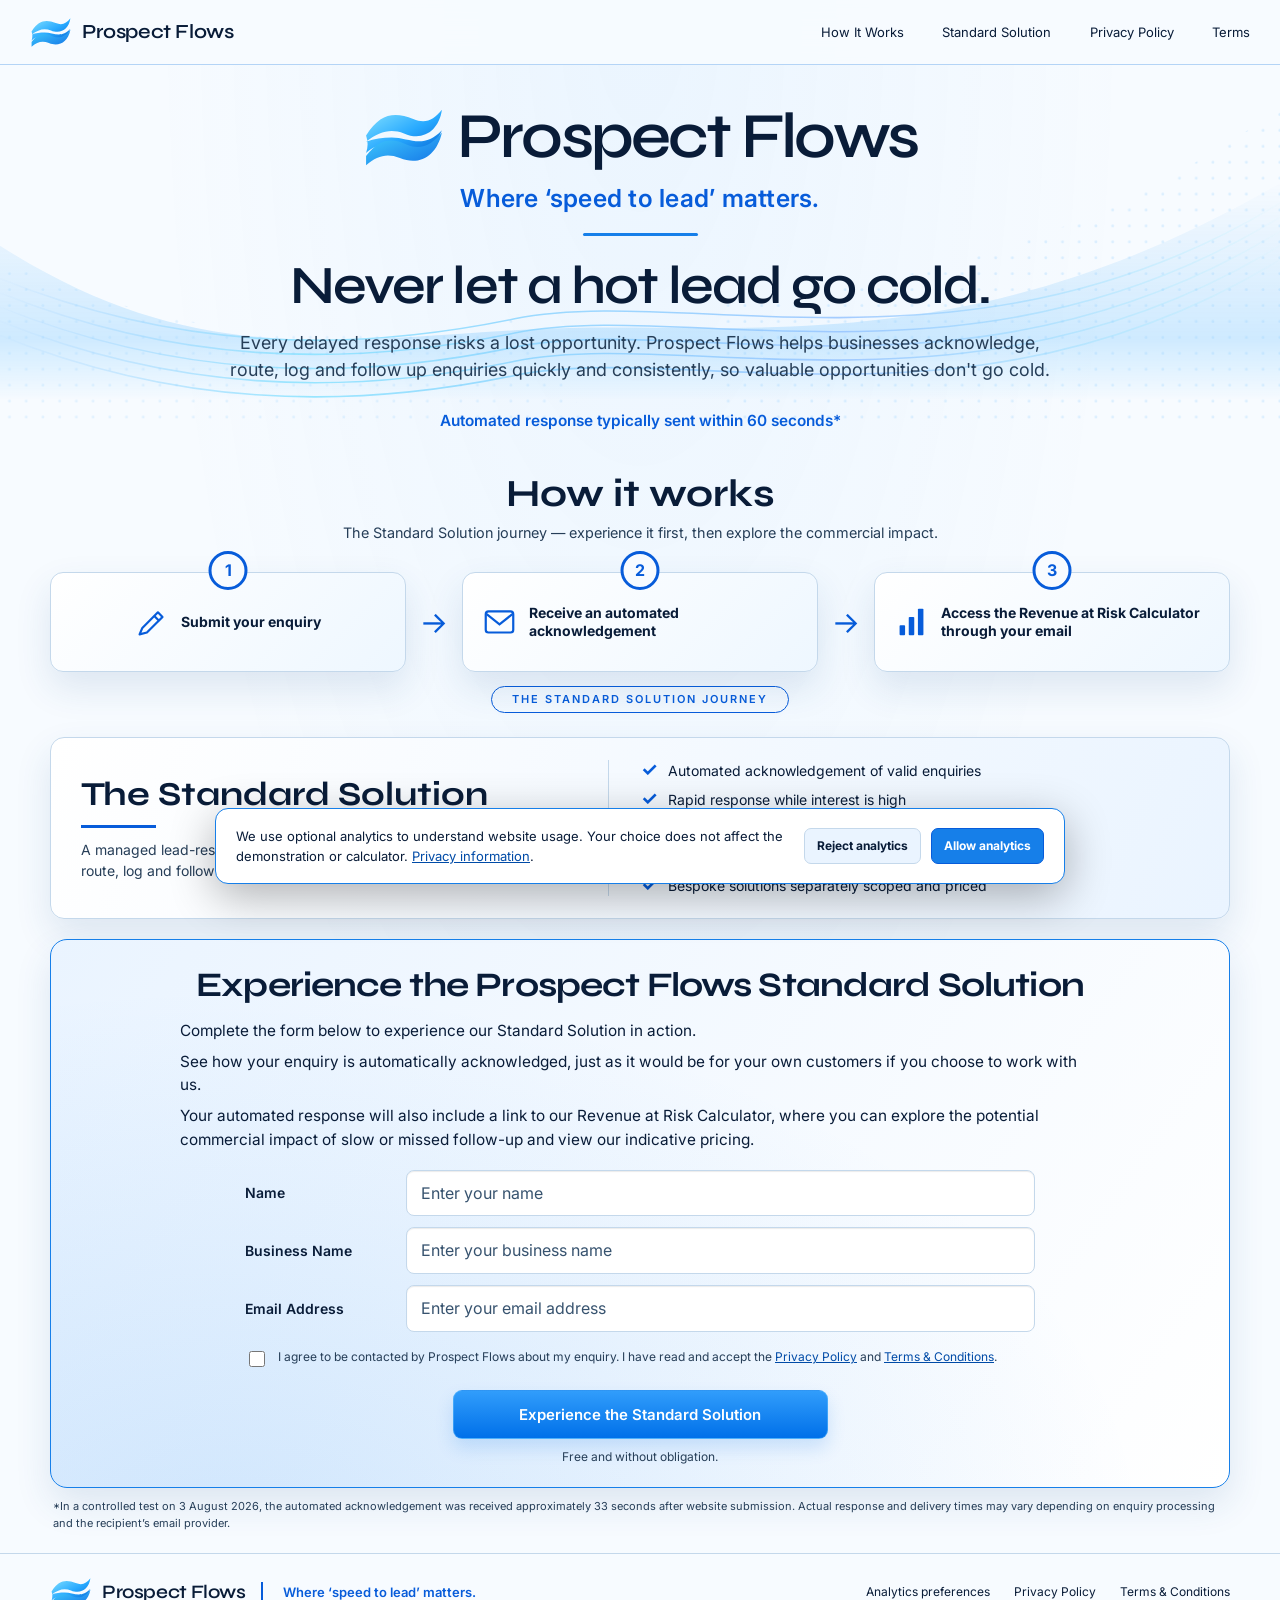
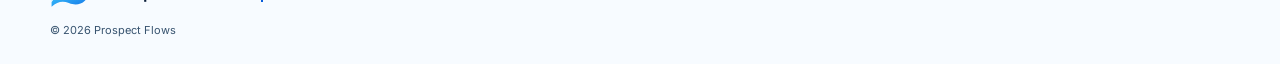
<file: index.html>
<!doctype html>
<html lang="en"><head><meta charset="utf-8"><meta name="viewport" content="width=device-width,initial-scale=1"><meta name="color-scheme" content="light dark">
<title>Prospect Flows — Where ‘speed to lead’ matters.</title>
<link rel="icon" type="image/svg+xml" href="assets/favicon.svg">
<link rel="preconnect" href="https://fonts.googleapis.com">
<link rel="preconnect" href="https://fonts.gstatic.com" crossorigin>
<link href="https://fonts.googleapis.com/css2?family=Syne:wght@400;500;600;700&family=Inter:wght@400;500;600;700&display=swap" rel="stylesheet">
<link rel="stylesheet" href="assets/theme.css">
</head><body><a href="#main-content" class="skip">Skip to content</a><header class="site-header"><div class="header-inner"><a class="brand" href="" aria-label="Prospect Flows home"><img src="assets/logo-mark.svg" alt=""><span>Prospect Flows</span></a><nav class="site-nav" aria-label="Main navigation"><a href="#how-it-works">How It Works</a><a href="#standard-solution">Standard Solution</a><a href="privacy-policy.html">Privacy Policy</a><a href="terms.html">Terms</a></nav></div></header><main id="main-content" class="site-wrap"><section class="hero" aria-labelledby="hero-title"><div class="wave-decoration" aria-hidden="true"></div>
<div class="hero-brand"><img src="assets/logo-mark.svg" alt=""><span>Prospect Flows</span></div><p class="tagline">Where ‘speed to lead’ matters.</p><div class="hero-rule"></div>
<h1 id="hero-title">Never let a hot lead go cold.</h1>
<p class="hero-lede">Every delayed response risks a lost opportunity. Prospect Flows helps businesses acknowledge, route, log and follow up enquiries quickly and consistently, so valuable opportunities don't go cold.</p>
<p class="hero-performance">Automated response typically sent within 60 seconds*</p>
</section><section id="how-it-works" class="how-it-works" aria-labelledby="journey-title"><h2 id="journey-title">How it works</h2><p class="intro">The Standard Solution journey — experience it first, then explore the commercial impact.</p>
<div class="journey">
<div class="journey-step"><span class="number">1</span><svg viewBox="0 0 36 36" aria-hidden="true" fill="none" stroke="currentColor" stroke-width="2.4" stroke-linejoin="round"><path d="m8 25 17-17 5 5-17 17-8 2 3-7Z"/><path d="m21 12 5 5"/></svg><strong>Submit your enquiry</strong></div>
<span class="journey-arrow" aria-hidden="true">→</span>
<div class="journey-step"><span class="number">2</span><svg viewBox="0 0 36 36" aria-hidden="true" fill="none" stroke="currentColor" stroke-width="2.4"><rect x="3" y="7" width="30" height="23" rx="3"/><path d="m4 10 14 11 14-11"/></svg><strong>Receive an automated acknowledgement</strong></div>
<span class="journey-arrow" aria-hidden="true">→</span>
<div class="journey-step"><span class="number">3</span><svg viewBox="0 0 36 36" aria-hidden="true" fill="currentColor"><rect x="5" y="22" width="6" height="11" rx="1"/><rect x="15" y="13" width="6" height="20" rx="1"/><rect x="25" y="4" width="6" height="29" rx="1"/></svg><strong>Access the Revenue at Risk Calculator through your email</strong></div>
</div><span class="journey-label">The Standard Solution Journey</span></section><section class="standard-panel" id="standard-solution" aria-labelledby="standard-title"><div><h2 id="standard-title">The Standard Solution</h2><div class="mini-rule"></div><p>A managed lead-response operation that helps businesses acknowledge, route, log and follow up genuine enquiries quickly and consistently.</p></div>
<ul class="standard-benefits"><li>Automated acknowledgement of valid enquiries</li><li>Rapid response while interest is high</li><li>Lead validation, routing, logging and follow-up</li><li>Managed monitoring and routine maintenance</li><li>Bespoke solutions separately scoped and priced</li></ul></section><section id="experience" class="experience" aria-labelledby="experience-title"><h2 id="experience-title">Experience the Prospect Flows Standard Solution</h2>
<div class="experience-copy"><p>Complete the form below to experience our Standard Solution in action.</p><p>See how your enquiry is automatically acknowledged, just as it would be for your own customers if you choose to work with us.</p><p>Your automated response will also include a link to our Revenue at Risk Calculator, where you can explore the potential commercial impact of slow or missed follow-up and view our indicative pricing.</p></div>
<form class="demo-form" id="cta" action="https://api.web3forms.com/submit" method="POST">
<!-- Preserve the production Web3Forms routing and hidden fields unchanged. -->
<input type="hidden" name="access_key" value="8eabd017-1b37-4310-bc9a-291eca421850">
<input type="hidden" name="subject" value="PF Website Form Submission">
<input type="hidden" name="from_name" value="Prospect Flows Website">
<input type="hidden" name="source" value="PF_FORM_SUBMISSION_V1">
<input type="hidden" name="routing_marker" value="PF_FORM_SUBMISSION_V1">
<input type="hidden" name="message" value="PF_FORM_SUBMISSION_V1 - Website form enquiry from the Prospect Flows landing page.">
<div class="form-grid">
<label for="inp-name">Name</label><input type="text" id="inp-name" name="name" placeholder="Enter your name" autocomplete="name" minlength="2" maxlength="80" required>
<label for="inp-biz">Business Name</label><input type="text" id="inp-biz" name="business" placeholder="Enter your business name" autocomplete="organization" maxlength="120">
<label for="inp-email">Email Address</label><input type="email" id="inp-email" name="email" placeholder="Enter your email address" autocomplete="email" minlength="5" maxlength="120" required>
</div>
<div class="consent-row"><input type="checkbox" id="inp-consent" name="consent" value="Agreed to be contacted and accepted Privacy Policy and Terms" required><label for="inp-consent">I agree to be contacted by Prospect Flows about my enquiry. I have read and accept the <a href="privacy-policy.html">Privacy Policy</a> and <a href="terms.html">Terms &amp; Conditions</a>.</label></div>
<div class="h-captcha" data-captcha="true" data-theme="dark"></div>
<p class="captcha-error" id="captcha-error" role="alert">Please complete the captcha before submitting.</p>
<div class="form-actions"><button class="submit-btn" id="submit-btn" type="submit">Experience the Standard Solution</button><p class="form-note" id="reply-msg">Free and without obligation.</p></div>
</form></section><p class="timing-note">*In a controlled test on 3 August 2026, the automated acknowledgement was received approximately 33 seconds after website submission. Actual response and delivery times may vary depending on enquiry processing and the recipient’s email provider.</p></main><footer class="site-footer"><div class="footer-inner"><div class="footer-brand"><a class="brand" href=""><img src="assets/logo-mark.svg" alt=""><span>Prospect Flows</span></a><span class="footer-tagline">Where ‘speed to lead’ matters.</span></div><div class="footer-links"><button type="button" class="privacy-settings" id="manage-analytics">Analytics preferences</button><a href="privacy-policy.html">Privacy Policy</a><a href="terms.html">Terms &amp; Conditions</a></div></div><p class="copyright">© 2026 Prospect Flows</p></footer><script>document.querySelector('.h-captcha').setAttribute('data-theme',window.matchMedia('(prefers-color-scheme:light)').matches?'light':'dark');</script><script src="https://web3forms.com/client/script.js" async defer></script>
<script>
var form=document.getElementById('cta');
var submitBtn=document.getElementById('submit-btn');
var replyMsg=document.getElementById('reply-msg');
var captchaError=document.getElementById('captcha-error');

// Web3Forms handles the form submission.
// This validates hCaptcha and prevents double-click duplicate submissions after browser validation passes.
if(form){
  form.addEventListener('submit',function(e){
    var hCaptchaResponse=form.querySelector('textarea[name="h-captcha-response"]');

    if(!hCaptchaResponse || !hCaptchaResponse.value.trim()){
      e.preventDefault();

      if(captchaError){
        captchaError.style.display='block';
      }
      if(replyMsg){
        replyMsg.textContent='Please complete the captcha before sending your enquiry.';
        replyMsg.style.color='#ffb4b4';
      }

      return;
    }

    if(captchaError){
      captchaError.style.display='none';
    }
    if(submitBtn){
      submitBtn.textContent='Sending...';
      submitBtn.disabled=true;
    }
    if(replyMsg){
      replyMsg.textContent='Sending your enquiry securely...';
      replyMsg.style.color='rgba(255,255,255,0.5)';
    }
  });
}

var obs=new IntersectionObserver(function(entries){entries.forEach(function(e){if(e.isIntersecting){e.target.classList.add('visible')}})},{threshold:0.15});
document.querySelectorAll('.fade').forEach(function(el){obs.observe(el)});
</script>
<div id="privacy-banner" class="privacy-banner" role="region" aria-label="Analytics preferences"><p>We use optional analytics to understand website usage. Your choice does not affect the demonstration or calculator. <a href="/privacy-policy.html">Privacy information</a>.</p><div class="actions"><button class="reject" type="button" id="reject-analytics">Reject analytics</button><button class="allow" type="button" id="allow-analytics">Allow analytics</button></div></div>
<script>
(function(){
  var key='pf-analytics-preference',banner=document.getElementById('privacy-banner');
  function loadAnalytics(){
    if(window.pfAnalyticsLoaded)return;
    window.pfAnalyticsLoaded=true;
    window.dataLayer=window.dataLayer||[];
    window.gtag=function(){dataLayer.push(arguments)};
    gtag('js',new Date());gtag('config','G-K7BTXNPB6P');
    var s=document.createElement('script');s.async=true;s.src='https://www.googletagmanager.com/gtag/js?id=G-K7BTXNPB6P';document.head.appendChild(s);
  }
  function read(){try{return localStorage.getItem(key)}catch(e){return null}}
  function save(value){try{localStorage.setItem(key,value)}catch(e){}window.location.reload()}
  document.getElementById('manage-analytics').addEventListener('click',function(){banner.classList.add('visible')});document.getElementById('allow-analytics').addEventListener('click',function(){save('allow')});
  document.getElementById('reject-analytics').addEventListener('click',function(){save('reject')});
  var choice=read();if(choice==='allow')loadAnalytics();else if(choice!=='reject')banner.classList.add('visible');
})();
</script>
</body></html>
</file>
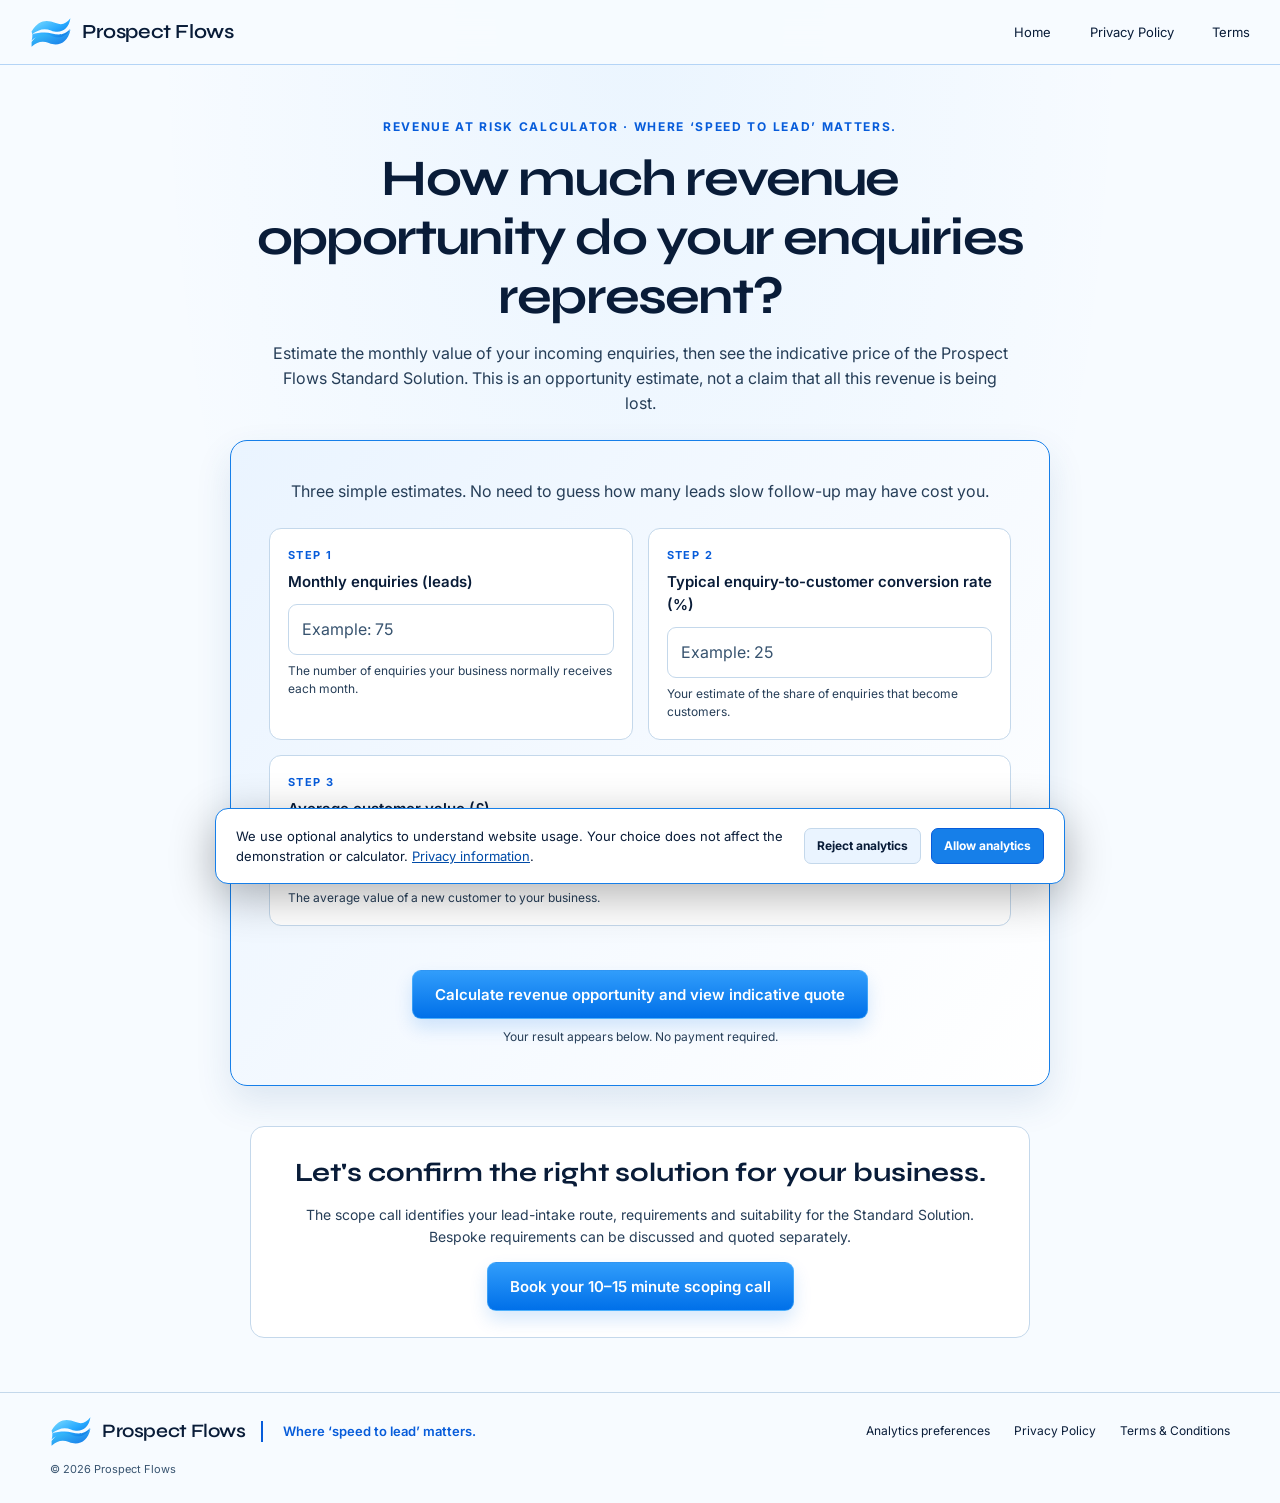
<file: quote/index.html>
<!doctype html>
<html lang="en"><head><meta charset="utf-8"><meta name="viewport" content="width=device-width,initial-scale=1"><meta name="color-scheme" content="light dark">
<title>Prospect Flows — Revenue at Risk Calculator</title>
<link rel="icon" type="image/svg+xml" href="../assets/favicon.svg">
<link rel="preconnect" href="https://fonts.googleapis.com">
<link rel="preconnect" href="https://fonts.gstatic.com" crossorigin>
<link href="https://fonts.googleapis.com/css2?family=Syne:wght@400;500;600;700&family=Inter:wght@400;500;600;700&display=swap" rel="stylesheet">
<link rel="stylesheet" href="../assets/theme.css">
</head><body><a href="#main-content" class="skip">Skip to content</a><header class="site-header"><div class="header-inner"><a class="brand" href="../" aria-label="Prospect Flows home"><img src="../assets/logo-mark.svg" alt=""><span>Prospect Flows</span></a><nav class="site-nav" aria-label="Main navigation"><a href="../">Home</a><a href="../privacy-policy.html">Privacy Policy</a><a href="../terms.html">Terms</a></nav></div></header><main id="main-content" class="site-wrap">
<section class="quote-hero"><span class="eyebrow">Revenue at Risk Calculator · Where ‘speed to lead’ matters.</span><h1>How much revenue opportunity do your enquiries represent?</h1>
<p>Estimate the monthly value of your incoming enquiries, then see the indicative price of the Prospect Flows Standard Solution. This is an opportunity estimate, not a claim that all this revenue is being lost.</p></section>
<section class="quote-card-shell" id="quote" aria-label="Revenue opportunity calculator"><p class="quote-intro">Three simple estimates. No need to guess how many leads slow follow-up may have cost you.</p>
<div class="quote-fields">
<div class="quote-field"><div class="step-label">Step 1</div><label class="question" for="enquiries">Monthly enquiries (leads)</label><input type="number" id="enquiries" min="1" step="1" inputmode="numeric" placeholder="Example: 75" required><p class="help">The number of enquiries your business normally receives each month.</p></div>
<div class="quote-field"><div class="step-label">Step 2</div><label class="question" for="conversion-rate">Typical enquiry-to-customer conversion rate (%)</label><input type="number" id="conversion-rate" min="0.1" max="100" step="0.1" inputmode="decimal" placeholder="Example: 25" required><p class="help">Your estimate of the share of enquiries that become customers.</p></div>
<div class="quote-field"><div class="step-label">Step 3</div><label class="question" for="customer-value">Average customer value (£)</label><input type="number" id="customer-value" min="0.01" step="0.01" inputmode="decimal" placeholder="Example: 1250" required><p class="help">The average value of a new customer to your business.</p></div>
</div><p class="validation-msg" id="validation-msg" role="alert"></p>
<div class="quote-submit"><button class="primary-button" type="button" onclick="generateQuote()">Calculate revenue opportunity and view indicative quote</button><p class="form-note">Your result appears below. No payment required.</p></div>
<div class="quote-results" id="result" aria-live="polite"><div class="results-grid">
<div class="risk-card"><div class="result-kicker">Illustrative enquiry value</div><h2>Estimated revenue opportunity</h2>
<div class="risk-stat"><small>Monthly revenue opportunity</small><strong id="monthly-risk">£0</strong></div>
<div class="risk-stat"><small>Annual revenue opportunity*</small><strong id="annual-risk">£0</strong></div>
<p class="result-caveat"><strong>Important:</strong> This is the potential value represented by your enquiries, not revenue already lost or guaranteed to be recovered. Some enquiries may convert successfully today. The amount genuinely at risk from slow or missed responses depends on how your business handles them.</p>
<p class="result-caveat">*Annual estimate assumes your monthly enquiries, conversion rate and average customer value stay broadly the same for twelve months.</p>
</div>
<div class="price-card"><div class="result-kicker">Indicative, non-binding price</div><h2>Prospect Flows Standard Speed-to-Lead Solution</h2><p class="result-price">£500<span>/month</span></p>
<ul class="terms-list"><li>Two months payable upfront</li><li>Then monthly rolling</li><li>No long-term contract</li><li>Cancel anytime</li><li>Subject to fair use and the agreed standard scope</li></ul>
<p class="quote-disclaimer">A short scoping call confirms whether your requirements fit the Standard Solution and the final price. More complex or bespoke work is discussed and quoted separately.</p>
<a class="primary-button" href="https://calendar.app.google/S8iPG5Bbs254E7rS6">Book your 10–15 minute scoping call</a></div>
</div></div></section>
<section class="booking-panel"><h2>Let's confirm the right solution for your business.</h2><p>The scope call identifies your lead-intake route, requirements and suitability for the Standard Solution. Bespoke requirements can be discussed and quoted separately.</p><a class="booking-btn" href="https://calendar.app.google/S8iPG5Bbs254E7rS6">Book your 10–15 minute scoping call</a></section></main><footer class="site-footer"><div class="footer-inner"><div class="footer-brand"><a class="brand" href="../"><img src="../assets/logo-mark.svg" alt=""><span>Prospect Flows</span></a><span class="footer-tagline">Where ‘speed to lead’ matters.</span></div><div class="footer-links"><button type="button" class="privacy-settings" id="manage-analytics">Analytics preferences</button><a href="../privacy-policy.html">Privacy Policy</a><a href="../terms.html">Terms &amp; Conditions</a></div></div><p class="copyright">© 2026 Prospect Flows</p></footer><script>
function formatGBP(v){return new Intl.NumberFormat('en-GB',{style:'currency',currency:'GBP',maximumFractionDigits:0}).format(v)}
function generateQuote(){
var e=document.getElementById('enquiries'),c=document.getElementById('conversion-rate'),a=document.getElementById('customer-value');
var validation=document.getElementById('validation-msg'),result=document.getElementById('result');
validation.textContent='';result.classList.remove('visible');[e,c,a].forEach(function(x){x.removeAttribute('aria-invalid')});
var enquiries=Number(e.value),conversion=Number(c.value),aov=Number(a.value);
function error(el,message){validation.textContent=message;el.setAttribute('aria-invalid','true');el.focus()}
if(e.value.trim()===''||!Number.isInteger(enquiries)||enquiries<=0)return error(e,'Enter a whole number greater than zero for monthly enquiries.');
if(c.value.trim()===''||!Number.isFinite(conversion)||conversion<=0||conversion>100)return error(c,'Enter a conversion rate above 0% and no greater than 100%.');
if(a.value.trim()===''||!Number.isFinite(aov)||aov<=0)return error(a,'Enter an average customer value greater than £0.');
var monthly=enquiries*(conversion/100)*aov,annual=monthly*12;
document.getElementById('monthly-risk').textContent=formatGBP(monthly);
document.getElementById('annual-risk').textContent=formatGBP(annual);
result.classList.add('visible');result.scrollIntoView({behavior:'smooth',block:'start'});
if(typeof window.gtag==='function'){gtag('event','revenue_opportunity_estimate_generated')}
}
document.querySelectorAll('#quote input').forEach(function(el){el.addEventListener('input',function(){document.getElementById('validation-msg').textContent='';el.removeAttribute('aria-invalid')})});
</script><div id="privacy-banner" class="privacy-banner" role="region" aria-label="Analytics preferences"><p>We use optional analytics to understand website usage. Your choice does not affect the demonstration or calculator. <a href="/privacy-policy.html">Privacy information</a>.</p><div class="actions"><button class="reject" type="button" id="reject-analytics">Reject analytics</button><button class="allow" type="button" id="allow-analytics">Allow analytics</button></div></div>
<script>
(function(){
  var key='pf-analytics-preference',banner=document.getElementById('privacy-banner');
  function loadAnalytics(){
    if(window.pfAnalyticsLoaded)return;
    window.pfAnalyticsLoaded=true;
    window.dataLayer=window.dataLayer||[];
    window.gtag=function(){dataLayer.push(arguments)};
    gtag('js',new Date());gtag('config','G-K7BTXNPB6P');
    var s=document.createElement('script');s.async=true;s.src='https://www.googletagmanager.com/gtag/js?id=G-K7BTXNPB6P';document.head.appendChild(s);
  }
  function read(){try{return localStorage.getItem(key)}catch(e){return null}}
  function save(value){try{localStorage.setItem(key,value)}catch(e){}window.location.reload()}
  document.getElementById('manage-analytics').addEventListener('click',function(){banner.classList.add('visible')});document.getElementById('allow-analytics').addEventListener('click',function(){save('allow')});
  document.getElementById('reject-analytics').addEventListener('click',function(){save('reject')});
  var choice=read();if(choice==='allow')loadAnalytics();else if(choice!=='reject')banner.classList.add('visible');
})();
</script></body></html>
</file>
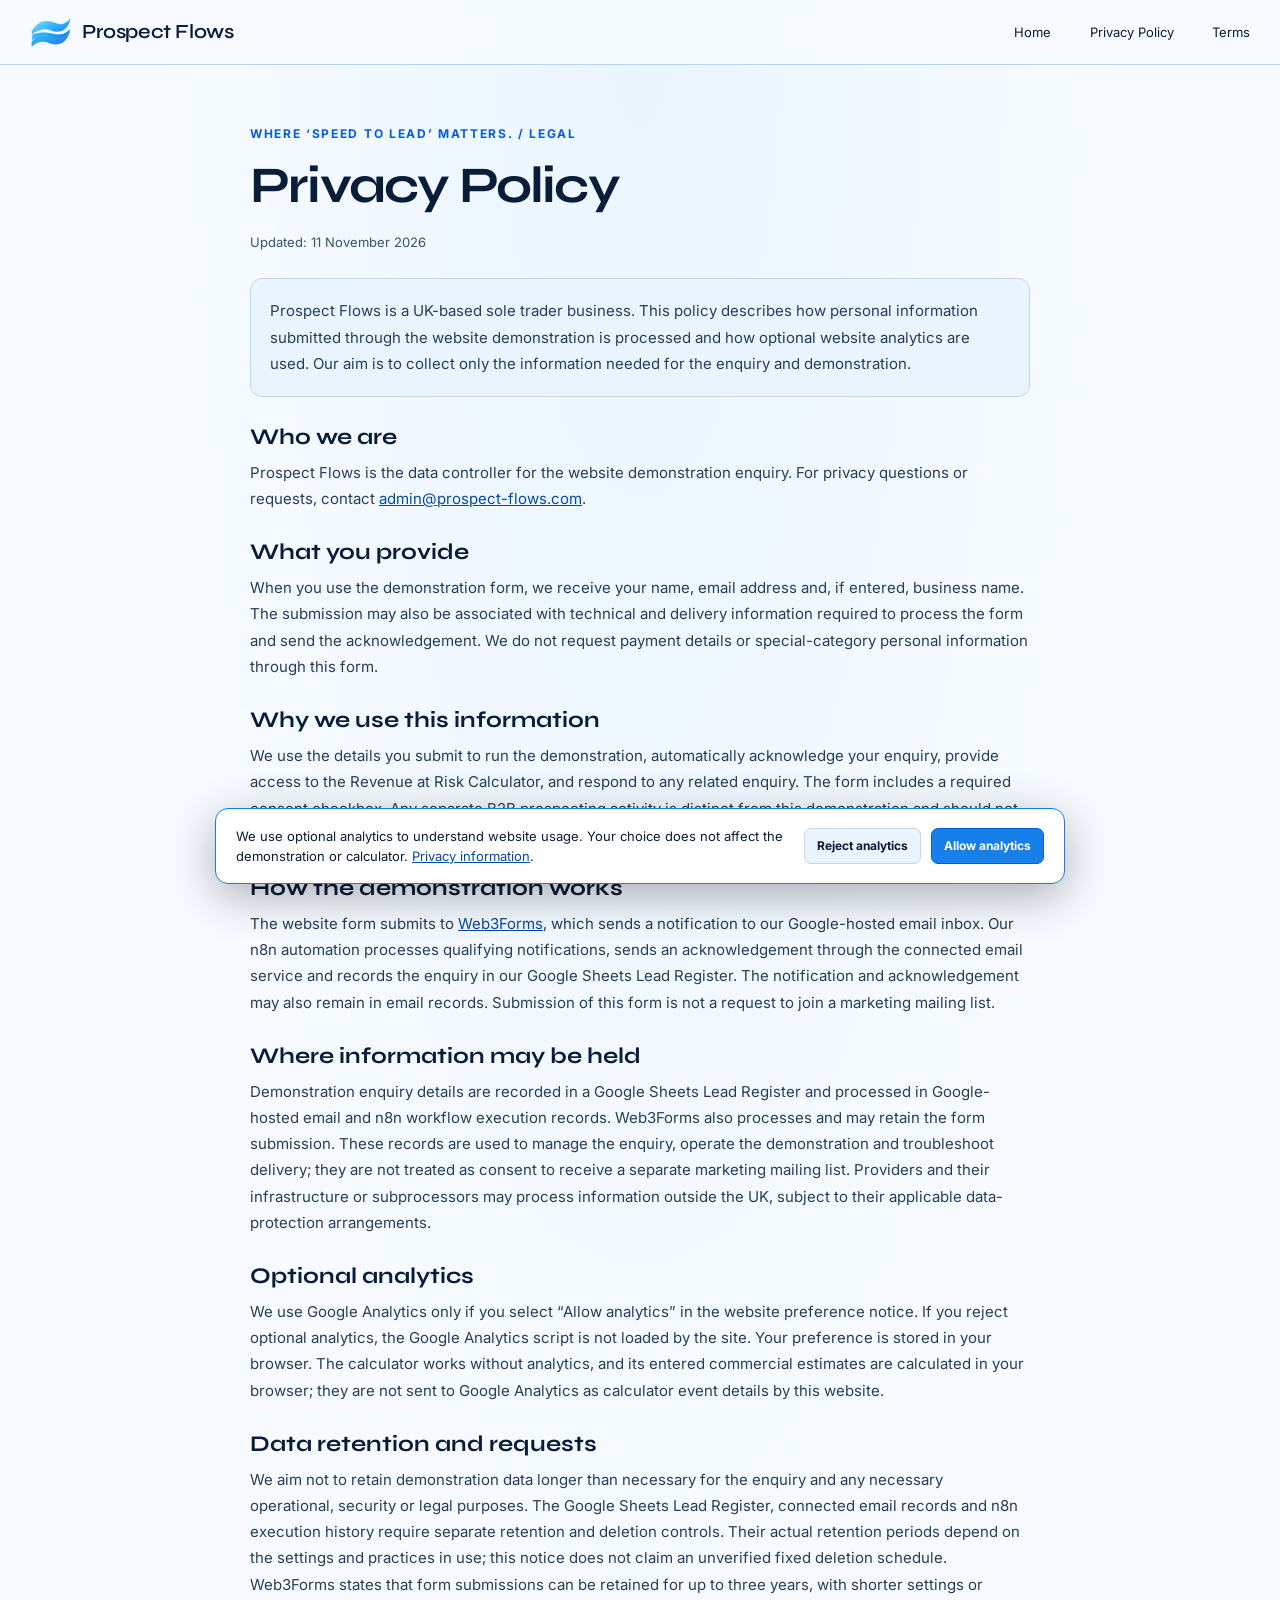
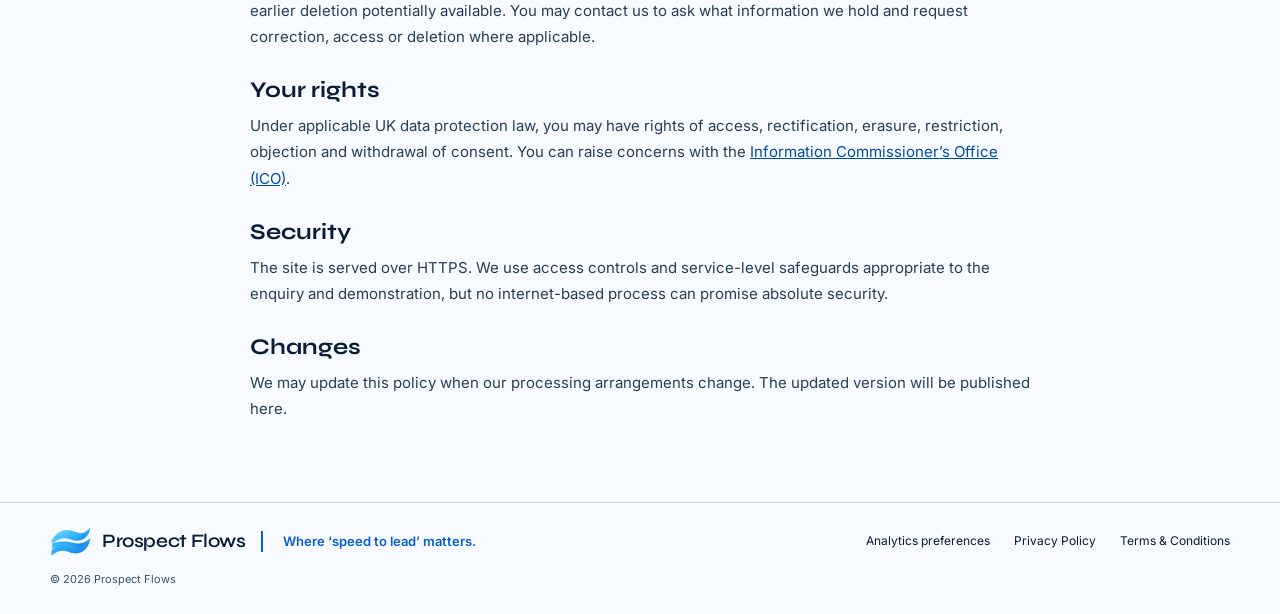
<file: privacy-policy.html>
<!doctype html><html lang="en"><head><meta charset="utf-8"><meta name="viewport" content="width=device-width,initial-scale=1"><meta name="color-scheme" content="light dark"><title>Privacy Policy — Prospect Flows</title><link rel="icon" type="image/svg+xml" href="assets/favicon.svg"><link rel="preconnect" href="https://fonts.googleapis.com"><link rel="preconnect" href="https://fonts.gstatic.com" crossorigin><link href="https://fonts.googleapis.com/css2?family=Syne:wght@400;500;600;700&family=Inter:wght@400;500;600;700&display=swap" rel="stylesheet"><link rel="stylesheet" href="assets/theme.css"></head><body><a href="#main-content" class="skip">Skip to content</a><header class="site-header"><div class="header-inner"><a class="brand" href="./"><img src="assets/logo-mark.svg" alt=""><span>Prospect Flows</span></a><nav class="site-nav" aria-label="Main navigation"><a href="./">Home</a><a href="privacy-policy.html">Privacy Policy</a><a href="terms.html">Terms</a></nav></div></header><main id="main-content" class="site-wrap"><article class="legal-content"><span class="eyebrow">Where ‘speed to lead’ matters. / Legal</span><h1>Privacy Policy</h1><p class="updated">Updated: 11 November 2026</p>
<div class="highlight"><p>Prospect Flows is a UK-based sole trader business. This policy describes how personal information submitted through the website demonstration is processed and how optional website analytics are used. Our aim is to collect only the information needed for the enquiry and demonstration.</p></div>
<h2>Who we are</h2><p>Prospect Flows is the data controller for the website demonstration enquiry. For privacy questions or requests, contact <a href="mailto:admin@prospect-flows.com">admin@prospect-flows.com</a>.</p>
<h2>What you provide</h2><p>When you use the demonstration form, we receive your name, email address and, if entered, business name. The submission may also be associated with technical and delivery information required to process the form and send the acknowledgement. We do not request payment details or special-category personal information through this form.</p>
<h2>Why we use this information</h2><p>We use the details you submit to run the demonstration, automatically acknowledge your enquiry, provide access to the Revenue at Risk Calculator, and respond to any related enquiry. The form includes a required consent checkbox. Any separate B2B prospecting activity is distinct from this demonstration and should not be confused with consent to receive marketing emails.</p>
<h2>How the demonstration works</h2><p>The website form submits to <a href="https://web3forms.com">Web3Forms</a>, which sends a notification to our Google-hosted email inbox. Our n8n automation processes qualifying notifications, sends an acknowledgement through the connected email service and records the enquiry in our Google Sheets Lead Register. The notification and acknowledgement may also remain in email records. Submission of this form is not a request to join a marketing mailing list.</p>
<h2>Where information may be held</h2><p>Demonstration enquiry details are recorded in a Google Sheets Lead Register and processed in Google-hosted email and n8n workflow execution records. Web3Forms also processes and may retain the form submission. These records are used to manage the enquiry, operate the demonstration and troubleshoot delivery; they are not treated as consent to receive a separate marketing mailing list. Providers and their infrastructure or subprocessors may process information outside the UK, subject to their applicable data-protection arrangements.</p>
<h2>Optional analytics</h2><p>We use Google Analytics only if you select “Allow analytics” in the website preference notice. If you reject optional analytics, the Google Analytics script is not loaded by the site. Your preference is stored in your browser. The calculator works without analytics, and its entered commercial estimates are calculated in your browser; they are not sent to Google Analytics as calculator event details by this website.</p>
<h2>Data retention and requests</h2><p>We aim not to retain demonstration data longer than necessary for the enquiry and any necessary operational, security or legal purposes. The Google Sheets Lead Register, connected email records and n8n execution history require separate retention and deletion controls. Their actual retention periods depend on the settings and practices in use; this notice does not claim an unverified fixed deletion schedule. Web3Forms states that form submissions can be retained for up to three years, with shorter settings or earlier deletion potentially available. You may contact us to ask what information we hold and request correction, access or deletion where applicable.</p>
<h2>Your rights</h2><p>Under applicable UK data protection law, you may have rights of access, rectification, erasure, restriction, objection and withdrawal of consent. You can raise concerns with the <a href="https://ico.org.uk">Information Commissioner’s Office (ICO)</a>.</p>
<h2>Security</h2><p>The site is served over HTTPS. We use access controls and service-level safeguards appropriate to the enquiry and demonstration, but no internet-based process can promise absolute security.</p>
<h2>Changes</h2><p>We may update this policy when our processing arrangements change. The updated version will be published here.</p>
</article></main><footer class="site-footer"><div class="footer-inner"><div class="footer-brand"><a class="brand" href="./"><img src="assets/logo-mark.svg" alt=""><span>Prospect Flows</span></a><span class="footer-tagline">Where ‘speed to lead’ matters.</span></div><div class="footer-links"><button type="button" class="privacy-settings" id="manage-analytics">Analytics preferences</button><a href="privacy-policy.html">Privacy Policy</a><a href="terms.html">Terms &amp; Conditions</a></div></div><p class="copyright">© 2026 Prospect Flows</p></footer><div id="privacy-banner" class="privacy-banner" role="region" aria-label="Analytics preferences"><p>We use optional analytics to understand website usage. Your choice does not affect the demonstration or calculator. <a href="/privacy-policy.html">Privacy information</a>.</p><div class="actions"><button class="reject" type="button" id="reject-analytics">Reject analytics</button><button class="allow" type="button" id="allow-analytics">Allow analytics</button></div></div>
<script>
(function(){var key='pf-analytics-preference',banner=document.getElementById('privacy-banner');
function loadAnalytics(){if(window.pfAnalyticsLoaded)return;window.pfAnalyticsLoaded=true;window.dataLayer=window.dataLayer||[];window.gtag=function(){dataLayer.push(arguments)};gtag('js',new Date());gtag('config','G-K7BTXNPB6P');var s=document.createElement('script');s.async=true;s.src='https://www.googletagmanager.com/gtag/js?id=G-K7BTXNPB6P';document.head.appendChild(s)}
function read(){try{return localStorage.getItem(key)}catch(e){return null}}
function save(value){try{localStorage.setItem(key,value)}catch(e){}window.location.reload()}
document.getElementById('manage-analytics').addEventListener('click',function(){banner.classList.add('visible')});document.getElementById('allow-analytics').addEventListener('click',function(){save('allow')});document.getElementById('reject-analytics').addEventListener('click',function(){save('reject')});var choice=read();if(choice==='allow')loadAnalytics();else if(choice!=='reject')banner.classList.add('visible')})();
</script></body></html>
</file>
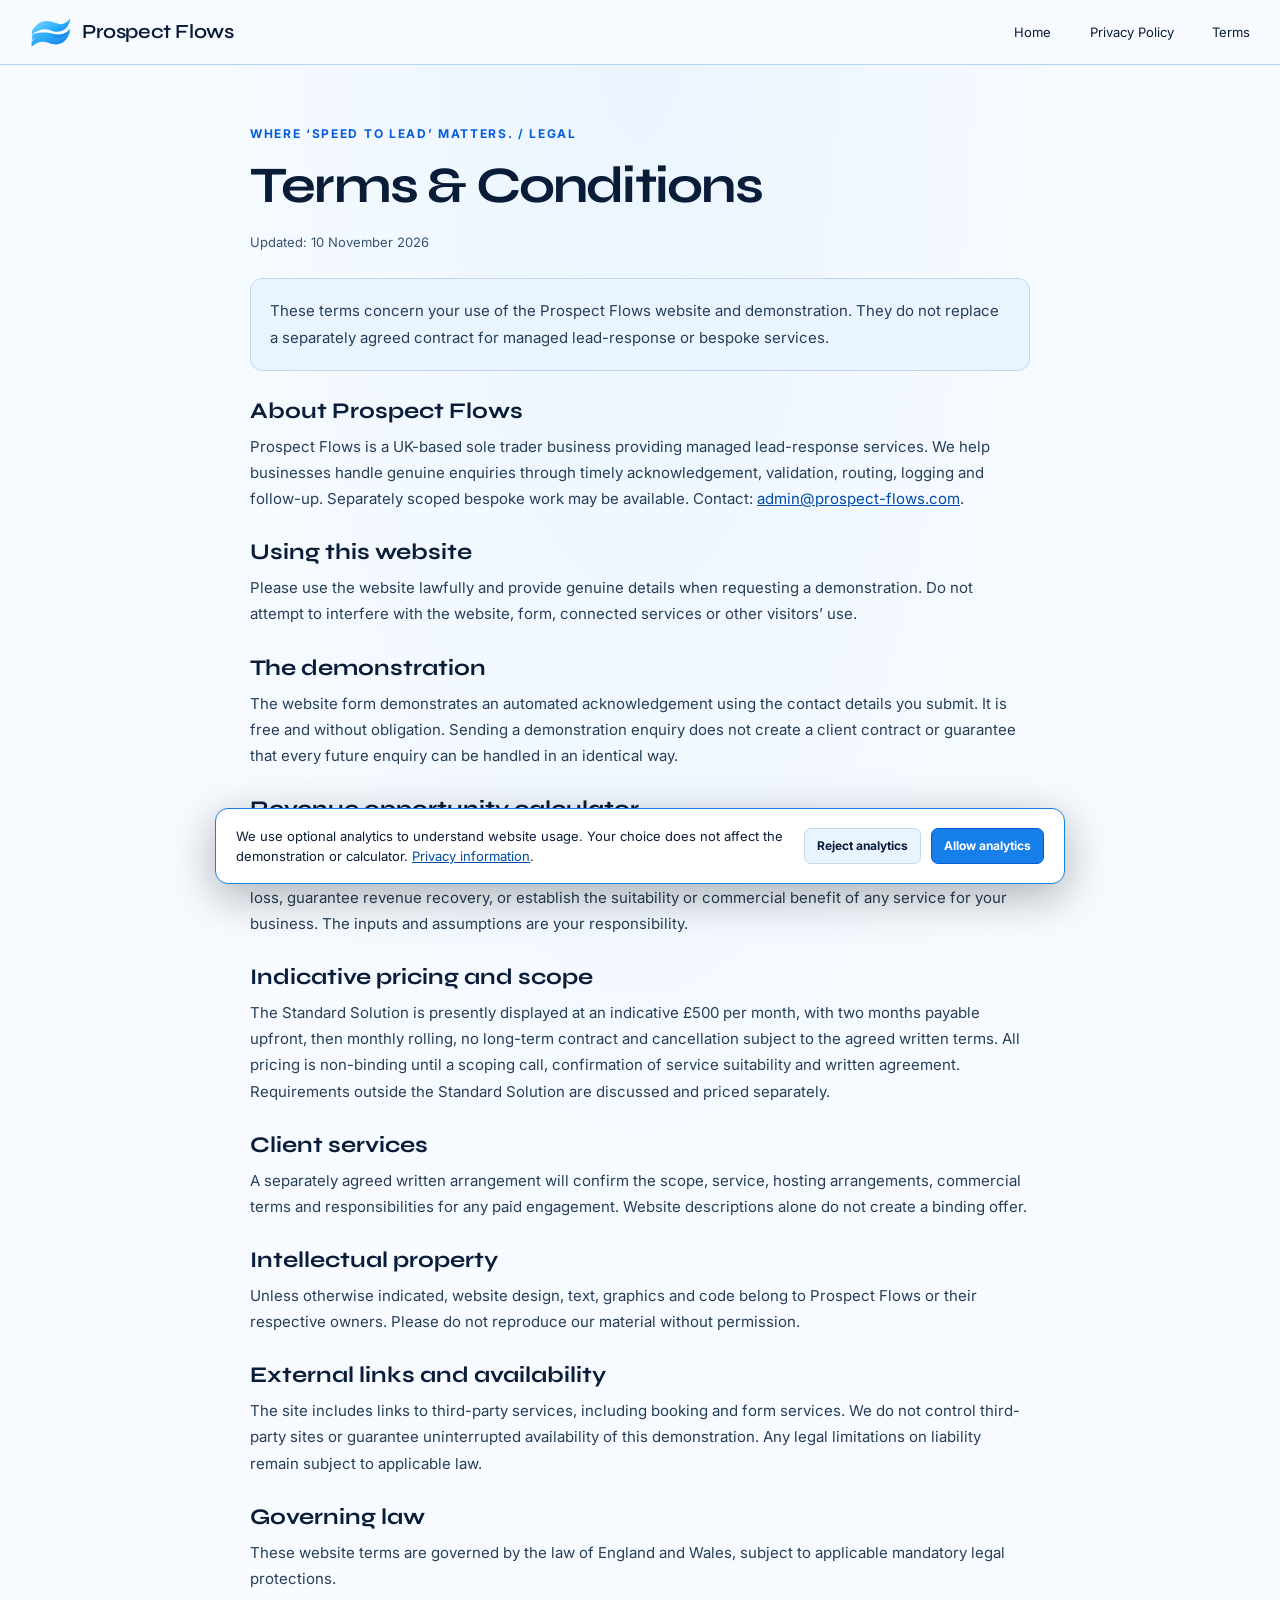
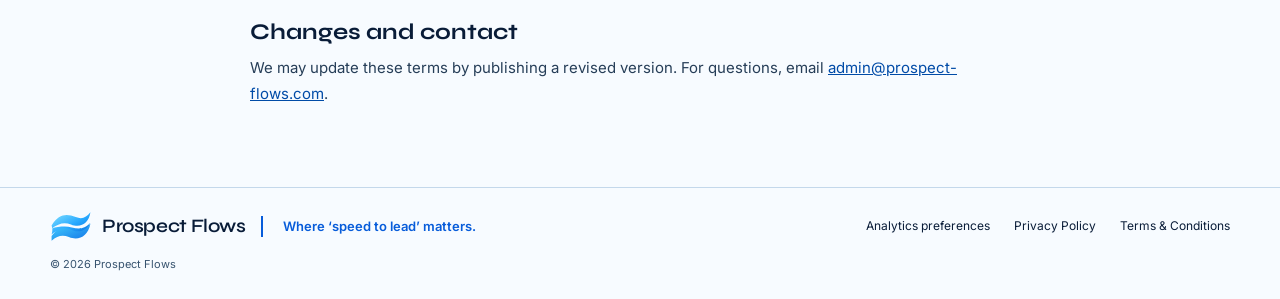
<file: terms.html>
<!doctype html><html lang="en"><head><meta charset="utf-8"><meta name="viewport" content="width=device-width,initial-scale=1"><meta name="color-scheme" content="light dark"><title>Terms & Conditions — Prospect Flows</title><link rel="icon" type="image/svg+xml" href="assets/favicon.svg"><link rel="preconnect" href="https://fonts.googleapis.com"><link rel="preconnect" href="https://fonts.gstatic.com" crossorigin><link href="https://fonts.googleapis.com/css2?family=Syne:wght@400;500;600;700&family=Inter:wght@400;500;600;700&display=swap" rel="stylesheet"><link rel="stylesheet" href="assets/theme.css"></head><body><a href="#main-content" class="skip">Skip to content</a><header class="site-header"><div class="header-inner"><a class="brand" href="./"><img src="assets/logo-mark.svg" alt=""><span>Prospect Flows</span></a><nav class="site-nav" aria-label="Main navigation"><a href="./">Home</a><a href="privacy-policy.html">Privacy Policy</a><a href="terms.html">Terms</a></nav></div></header><main id="main-content" class="site-wrap"><article class="legal-content"><span class="eyebrow">Where ‘speed to lead’ matters. / Legal</span><h1>Terms &amp; Conditions</h1><p class="updated">Updated: 10 November 2026</p>
<div class="highlight"><p>These terms concern your use of the Prospect Flows website and demonstration. They do not replace a separately agreed contract for managed lead-response or bespoke services.</p></div>
<h2>About Prospect Flows</h2><p>Prospect Flows is a UK-based sole trader business providing managed lead-response services. We help businesses handle genuine enquiries through timely acknowledgement, validation, routing, logging and follow-up. Separately scoped bespoke work may be available. Contact: <a href="mailto:admin@prospect-flows.com">admin@prospect-flows.com</a>.</p>
<h2>Using this website</h2><p>Please use the website lawfully and provide genuine details when requesting a demonstration. Do not attempt to interfere with the website, form, connected services or other visitors’ use.</p>
<h2>The demonstration</h2><p>The website form demonstrates an automated acknowledgement using the contact details you submit. It is free and without obligation. Sending a demonstration enquiry does not create a client contract or guarantee that every future enquiry can be handled in an identical way.</p>
<h2>Revenue opportunity calculator</h2><p>The calculator provides an illustrative estimate of the revenue opportunity represented by your monthly enquiry volume, assumed conversion rate and average customer value. It does not calculate proven revenue loss, guarantee revenue recovery, or establish the suitability or commercial benefit of any service for your business. The inputs and assumptions are your responsibility.</p>
<h2>Indicative pricing and scope</h2><p>The Standard Solution is presently displayed at an indicative £500 per month, with two months payable upfront, then monthly rolling, no long-term contract and cancellation subject to the agreed written terms. All pricing is non-binding until a scoping call, confirmation of service suitability and written agreement. Requirements outside the Standard Solution are discussed and priced separately.</p>
<h2>Client services</h2><p>A separately agreed written arrangement will confirm the scope, service, hosting arrangements, commercial terms and responsibilities for any paid engagement. Website descriptions alone do not create a binding offer.</p>
<h2>Intellectual property</h2><p>Unless otherwise indicated, website design, text, graphics and code belong to Prospect Flows or their respective owners. Please do not reproduce our material without permission.</p>
<h2>External links and availability</h2><p>The site includes links to third-party services, including booking and form services. We do not control third-party sites or guarantee uninterrupted availability of this demonstration. Any legal limitations on liability remain subject to applicable law.</p>
<h2>Governing law</h2><p>These website terms are governed by the law of England and Wales, subject to applicable mandatory legal protections.</p>
<h2>Changes and contact</h2><p>We may update these terms by publishing a revised version. For questions, email <a href="mailto:admin@prospect-flows.com">admin@prospect-flows.com</a>.</p>
</article></main><footer class="site-footer"><div class="footer-inner"><div class="footer-brand"><a class="brand" href="./"><img src="assets/logo-mark.svg" alt=""><span>Prospect Flows</span></a><span class="footer-tagline">Where ‘speed to lead’ matters.</span></div><div class="footer-links"><button type="button" class="privacy-settings" id="manage-analytics">Analytics preferences</button><a href="privacy-policy.html">Privacy Policy</a><a href="terms.html">Terms &amp; Conditions</a></div></div><p class="copyright">© 2026 Prospect Flows</p></footer><div id="privacy-banner" class="privacy-banner" role="region" aria-label="Analytics preferences"><p>We use optional analytics to understand website usage. Your choice does not affect the demonstration or calculator. <a href="/privacy-policy.html">Privacy information</a>.</p><div class="actions"><button class="reject" type="button" id="reject-analytics">Reject analytics</button><button class="allow" type="button" id="allow-analytics">Allow analytics</button></div></div>
<script>
(function(){var key='pf-analytics-preference',banner=document.getElementById('privacy-banner');
function loadAnalytics(){if(window.pfAnalyticsLoaded)return;window.pfAnalyticsLoaded=true;window.dataLayer=window.dataLayer||[];window.gtag=function(){dataLayer.push(arguments)};gtag('js',new Date());gtag('config','G-K7BTXNPB6P');var s=document.createElement('script');s.async=true;s.src='https://www.googletagmanager.com/gtag/js?id=G-K7BTXNPB6P';document.head.appendChild(s)}
function read(){try{return localStorage.getItem(key)}catch(e){return null}}
function save(value){try{localStorage.setItem(key,value)}catch(e){}window.location.reload()}
document.getElementById('manage-analytics').addEventListener('click',function(){banner.classList.add('visible')});document.getElementById('allow-analytics').addEventListener('click',function(){save('allow')});document.getElementById('reject-analytics').addEventListener('click',function(){save('reject')});var choice=read();if(choice==='allow')loadAnalytics();else if(choice!=='reject')banner.classList.add('visible')})();
</script></body></html>
</file>
<file: assets/theme.css>
/* Deployment: homepage journey reorder and verified 33-second timing, 11 November 2026. */
/* Prospect Flows shared design system — consistent between all four pages. */
:root{color-scheme:dark;--bg:#06111b;--bg-2:#071724;--panel:#0b2031;--panel-2:#102a42;--panel-highlight:#153953;--border:#35526b;--border-soft:rgba(143,201,255,.26);--ink:#f5f9ff;--muted:#c3d0df;--soft:#96b4d0;--accent:#47baff;--accent-2:#087cec;--link:#75d0ff;--nav:rgba(5,18,29,.92);--shadow:0 18px 46px rgba(0,0,0,.22);--input:#203348;--focus:#9ce5ff}
@media(prefers-color-scheme:light){:root{color-scheme:light;--bg:#f7fbff;--bg-2:#eef7ff;--panel:#ffffff;--panel-2:#eaf4ff;--panel-highlight:#dbefff;--border:#c4d8eb;--border-soft:rgba(0,109,223,.27);--ink:#091c38;--muted:#263e58;--soft:#37536f;--accent:#075cda;--accent-2:#167fe9;--link:#004ba7;--nav:rgba(247,251,255,.94);--shadow:0 16px 36px rgba(35,86,140,.12);--input:#ffffff;--focus:#0b72ed}}
*,*::before,*::after{box-sizing:border-box}
html{scroll-behavior:smooth}
body{margin:0;min-height:100vh;font-family:'Inter',Arial,sans-serif;background:radial-gradient(ellipse at 50% 0,rgba(42,150,247,.06),transparent 54%),var(--bg);color:var(--ink);font-size:16px;line-height:1.55;overflow-x:hidden}
button,input,select{font:inherit}button{cursor:pointer}
a{color:var(--link)}
a:focus-visible,button:focus-visible,input:focus-visible,select:focus-visible{outline:3px solid var(--focus);outline-offset:3px}
.skip{position:absolute;left:8px;top:-80px;padding:10px 15px;background:var(--panel);z-index:1000}.skip:focus{top:8px}
.site-header{position:sticky;top:0;z-index:30;background:var(--nav);backdrop-filter:blur(16px);border-bottom:1px solid var(--border-soft)}
.header-inner{display:flex;align-items:center;justify-content:space-between;gap:1.2rem;max-width:1320px;margin:auto;padding:14px 30px}
.brand{display:inline-flex;align-items:center;gap:10px;font-family:'Syne',Arial,sans-serif;font-size:20px;font-weight:600;line-height:1.1;color:var(--ink);text-decoration:none;white-space:nowrap;letter-spacing:-.02em}.brand img{width:42px;height:36px;flex:none}
.site-nav{display:flex;align-items:center;gap:clamp(.7rem,3vw,2.8rem);font-size:13px}.site-nav a{text-decoration:none;color:var(--ink)}.site-nav a:hover{color:var(--accent)}
.site-wrap{width:min(100% - 64px,1180px);margin-inline:auto}
.hero{position:relative;text-align:center;padding:36px 0 0;isolation:isolate}
.hero .wave-decoration{pointer-events:none;position:absolute;top:15px;left:50%;width:calc(100vw + 20px);height:345px;transform:translateX(-50%);background:url('../assets/hero-wave.svg') center bottom/100% 100% no-repeat;z-index:-1;opacity:.85}
@media(prefers-color-scheme:light){.hero .wave-decoration{opacity:.45}}
.hero-brand{display:flex;align-items:center;justify-content:center;gap:12px;font-family:'Syne',sans-serif;font-size:clamp(2.6rem,5vw,4rem);font-weight:600;line-height:1.12;letter-spacing:-.045em}.hero-brand img{width:82px;height:65px}
.tagline{color:var(--accent);font-size:clamp(1.1rem,2vw,1.55rem);font-weight:600;letter-spacing:.01em;margin:6px 0 0}
.hero-rule{width:115px;height:3px;background:var(--accent-2);margin:16px auto 20px;border-radius:3px}
.hero h1{font-family:'Syne',Arial,sans-serif;font-weight:600;font-size:clamp(2.4rem,4.2vw,3.7rem);line-height:1.13;letter-spacing:-.035em;margin:0 0 12px}
.hero-lede{font-size:clamp(1rem,1.4vw,1.12rem);max-width:850px;margin:0 auto 26px;color:var(--muted);line-height:1.54}
.hero-performance{font-size:clamp(.88rem,1.2vw,.99rem);font-weight:600;color:var(--accent);margin:0 auto 10px;line-height:1.4}
.feature-grid{display:grid;grid-template-columns:repeat(3,minmax(0,1fr));gap:15px;margin:36px 0 30px;text-align:left}
.feature-card{display:flex;flex-direction:column;gap:12px;padding:18px 20px;background:linear-gradient(135deg,var(--panel),var(--bg-2));border:1px solid var(--border);border-radius:14px;min-height:130px;box-shadow:var(--shadow)}
.feature-card svg{width:35px;height:35px;color:var(--accent)}.feature-card strong{font-size:clamp(.95rem,1.3vw,1.1rem);line-height:1.25}
.experience{border:1.5px solid var(--accent-2);border-radius:17px;padding:24px clamp(20px,4vw,64px) 20px;background:radial-gradient(ellipse at 15% 110%,rgba(15,128,241,.15),transparent 65%),linear-gradient(125deg,var(--panel-2),var(--panel));box-shadow:var(--shadow);scroll-margin-top:105px}
.experience h2{text-align:center;font-family:'Syne',Arial,sans-serif;font-size:clamp(1.55rem,3vw,2.15rem);line-height:1.2;letter-spacing:-.025em;margin:0 0 13px}
.experience-copy{max-width:920px;margin:0 auto 18px}.experience-copy p{font-size:.96rem;margin:7px 0;color:var(--ink)}
.demo-form{max-width:790px;margin:auto}.form-grid{display:grid;grid-template-columns:145px minmax(0,1fr);gap:11px 16px;align-items:center}
.form-grid label{font-size:14px;font-weight:600}
.form-grid input{display:block;width:100%;min-width:0;border:1px solid var(--border);background:var(--input);border-radius:8px;color:var(--ink);padding:10px 14px;min-height:42px;box-shadow:inset 0 1px 1px rgba(0,0,0,.08)}
.form-grid input::placeholder{color:var(--soft);opacity:1}
.form-grid input:focus{border-color:var(--accent)}
.consent-row{display:flex;align-items:flex-start;gap:10px;margin:16px 0 10px;color:var(--muted);font-size:12px}.consent-row label{cursor:pointer}.consent-row input{margin-top:3px;accent-color:var(--accent-2);width:16px;height:16px;flex:none}
.captcha-error{color:#ff8f8f;font-size:13px;display:none;text-align:center}.h-captcha{display:flex;justify-content:center;margin:10px auto}.form-actions{text-align:center}
.primary-button,.submit-btn,.booking-btn{background:linear-gradient(180deg,#319dfb,#0070e9);color:white!important;border:1px solid rgba(119,205,255,.4);border-radius:9px;font-family:'Inter',sans-serif;font-weight:600;font-size:15px;display:inline-flex;align-items:center;justify-content:center;padding:12px 22px;text-decoration:none;box-shadow:0 9px 18px rgba(0,112,233,.16);transition:filter .15s,transform .15s}
.primary-button:hover,.submit-btn:hover,.booking-btn:hover{filter:brightness(1.1);transform:translateY(-1px)}
.primary-button:disabled,.submit-btn:disabled{opacity:.55;cursor:wait}.submit-btn{min-width:min(100%,375px)}
.form-note{font-size:12px;color:var(--muted);text-align:center;margin:9px 0 0}.form-note.note-error{color:#ff9f9f}
.how-it-works{padding:29px 0 24px;text-align:center;scroll-margin-top:95px}.how-it-works h2{font-family:'Syne',sans-serif;font-size:clamp(1.8rem,3vw,2.4rem);line-height:1.2;margin:0 0 5px}.how-it-works .intro{margin:0 0 28px;color:var(--muted);font-size:.9rem}
.journey{display:grid;grid-template-columns:1fr 30px 1fr 30px 1fr;gap:13px;align-items:center}
.journey-step{position:relative;background:linear-gradient(135deg,var(--panel),var(--bg-2));border:1px solid var(--border);border-radius:13px;min-height:100px;padding:20px;display:flex;align-items:center;justify-content:center;gap:13px;text-align:left;box-shadow:var(--shadow)}
.journey-step .number{position:absolute;top:-22px;left:50%;transform:translateX(-50%);display:grid;place-items:center;width:39px;height:39px;border-radius:50%;background:var(--bg);border:3px solid var(--accent);color:var(--accent);font-weight:700}
.journey-step svg{width:33px;height:33px;color:var(--accent);flex:none}.journey-step strong{font-size:14px;line-height:1.25}.journey-arrow{font-size:30px;color:var(--accent)}
.journey-label{display:inline-block;color:var(--accent);text-transform:uppercase;letter-spacing:.18em;font-size:11px;border:1px solid var(--accent);border-radius:999px;padding:4px 20px;margin-top:14px;font-weight:600}
.standard-panel{display:grid;grid-template-columns:1fr 1.2fr;gap:35px;align-items:center;border:1px solid var(--border);background:linear-gradient(115deg,var(--panel),var(--panel-2));border-radius:14px;padding:22px 30px;box-shadow:var(--shadow);margin-bottom:20px;scroll-margin-top:105px}
.standard-panel h2{font-family:'Syne',sans-serif;font-size:clamp(1.5rem,2.8vw,2.1rem);line-height:1.2;margin:0 0 10px}.standard-panel .mini-rule{height:3px;width:75px;background:var(--accent);margin-bottom:11px}.standard-panel p{font-size:14px;margin:0;color:var(--muted)}
.standard-benefits{list-style:none;margin:0;padding:0 0 0 32px;border-left:1px solid var(--border);display:grid;gap:7px}.standard-benefits li{position:relative;font-size:14px;padding-left:27px}.standard-benefits li::before{content:'✓';position:absolute;left:0;top:0;color:var(--accent);font-size:19px;font-weight:700;line-height:1}
.timing-note{font-size:11px;color:var(--muted);margin:10px 3px 21px}
.site-footer{border-top:1px solid var(--border);padding:20px 0 25px}
.footer-inner{width:min(100% - 64px,1180px);margin:auto;display:flex;align-items:center;gap:20px;justify-content:space-between}
.footer-brand{display:flex;align-items:center;gap:15px;flex-wrap:wrap}.footer-brand .brand{font-size:19px}.footer-tagline{padding-left:20px;border-left:2px solid var(--accent);color:var(--accent);font-size:13px;font-weight:600}
.footer-links{display:flex;gap:24px;flex-wrap:wrap}.footer-links a{font-size:12px;text-decoration:none;color:var(--ink)}.footer-links a:hover{color:var(--accent)}
.copyright{font-size:11px;color:var(--soft);margin:12px auto 0;width:min(100% - 64px,1180px)}
/* calculator */
.quote-hero{text-align:center;max-width:820px;margin:0 auto;padding:48px 0 24px}
.eyebrow{font-size:12px;letter-spacing:.14em;text-transform:uppercase;color:var(--accent);font-weight:700}
.quote-hero h1,.legal-content h1{font-family:'Syne',sans-serif;font-size:clamp(2.1rem,4vw,3.45rem);line-height:1.15;letter-spacing:-.035em;margin:12px 0 15px}
.quote-hero p{max-width:740px;margin:auto;color:var(--muted)}
.quote-card-shell{max-width:820px;margin:0 auto 40px;padding:clamp(20px,3.3vw,38px);border:1.5px solid var(--accent-2);border-radius:17px;background:linear-gradient(130deg,var(--panel-2),var(--panel));box-shadow:var(--shadow)}
.quote-intro{color:var(--muted);margin:0 0 24px;text-align:center}
.quote-fields{display:grid;grid-template-columns:1fr 1fr;gap:15px}.quote-field{background:var(--panel);border:1px solid var(--border);border-radius:12px;padding:18px}.quote-field:nth-child(3){grid-column:1/-1}
.step-label{font-size:11px;color:var(--accent);font-weight:700;letter-spacing:.13em;text-transform:uppercase}.question{display:block;font-weight:600;font-size:15px;margin:6px 0 11px}.help{color:var(--muted);font-size:12px;line-height:1.5;margin:7px 0 0}
.quote-field input{width:100%;border:1px solid var(--border);background:var(--input);color:var(--ink);padding:12px 13px;border-radius:9px;min-height:44px}
.quote-field input::placeholder{color:var(--soft)}
.validation-msg{color:#ff9898;min-height:22px;font-size:13px;text-align:center;margin:12px 0 0}
.quote-submit{text-align:center}.quote-submit button{margin-top:10px}
.quote-results{display:none;margin-top:28px;padding-top:25px;border-top:1px solid var(--border);scroll-margin-top:110px}
.quote-results.visible{display:block}.results-grid{display:grid;grid-template-columns:1fr 1fr;gap:15px}
.risk-card,.price-card{background:var(--panel);border:1px solid var(--border);border-radius:13px;padding:22px}.risk-card h2,.price-card h2{font-family:'Syne',sans-serif;font-size:1.4rem;margin:5px 0 13px;line-height:1.25}
.result-kicker{font-size:11px;text-transform:uppercase;letter-spacing:.12em;color:var(--accent);font-weight:700}
.risk-stat{border-bottom:1px solid var(--border);padding:12px 0}.risk-stat:last-child{border:0}.risk-stat small{display:block;font-size:12px;color:var(--muted)}.risk-stat strong{font-family:'Syne',sans-serif;font-size:2rem;font-weight:600}
.result-caveat{font-size:13px;color:var(--muted);margin:15px 0 0}.result-price{font-family:'Syne',sans-serif;font-size:2.7rem;line-height:1.2;margin:6px 0 9px}.result-price span{font-family:'Inter',sans-serif;font-size:15px;color:var(--muted)}
.terms-list{padding-left:20px;font-size:13px;line-height:1.8}.quote-disclaimer{font-size:12px;color:var(--muted);line-height:1.65}.price-card .primary-button{margin-top:10px;width:100%}
.booking-panel{text-align:center;max-width:780px;margin:28px auto 54px;padding:26px;background:var(--panel);border:1px solid var(--border);border-radius:14px}.booking-panel h2{font-family:'Syne',sans-serif;font-size:1.65rem;margin:0 0 10px}.booking-panel p{font-size:14px;color:var(--muted);margin:0 0 15px}
/* legal */
.legal-content{max-width:780px;margin:0 auto;padding:55px 0 65px}.legal-content .updated{font-size:13px;color:var(--soft);margin:0 0 25px}.legal-content h2{font-family:'Syne',sans-serif;font-size:1.4rem;line-height:1.24;margin:26px 0 9px}
.legal-content p,.legal-content li{color:var(--muted);font-size:15px;line-height:1.75}.legal-content ul{padding-left:24px}.legal-content p{margin:0 0 15px}.legal-content .highlight{background:var(--panel-2);border:1px solid var(--border);border-radius:12px;padding:19px;margin-bottom:20px}.legal-content .highlight p{margin:0}
.legal-content a{word-break:break-word}
.privacy-banner{position:fixed;z-index:80;left:16px;right:16px;bottom:16px;max-width:850px;margin:auto;padding:17px 20px;background:var(--panel);border:1px solid var(--accent-2);border-radius:13px;box-shadow:0 12px 45px rgba(0,0,0,.3);display:none;gap:20px;align-items:center}
.privacy-banner.visible{display:flex}.privacy-banner p{margin:0;color:var(--ink);font-size:13px;flex:1}.privacy-banner .actions{display:flex;gap:10px;flex-wrap:wrap}.privacy-banner button{border-radius:7px;padding:8px 12px;font-size:12px;font-weight:700}.privacy-banner .allow{background:var(--accent-2);border:1px solid var(--accent);color:white}.privacy-banner .reject{background:var(--panel-2);border:1px solid var(--border);color:var(--ink)}
@media(max-width:900px){.site-nav{gap:15px}.feature-grid{grid-template-columns:repeat(3,minmax(0,1fr))}.hero .wave-decoration{height:270px}.standard-panel{gap:22px}.site-wrap{width:min(100% - 40px,1180px)}.footer-inner,.copyright{width:min(100% - 40px,1180px)}}
@media(max-width:660px){.header-inner{padding:11px 16px;align-items:flex-start;flex-wrap:wrap}.site-nav{width:100%;justify-content:space-between;gap:10px;font-size:12px;overflow:auto}.brand{font-size:18px}.brand img{width:35px;height:30px}.site-wrap{width:min(100% - 28px,1180px)}.hero{padding-top:24px}.hero-brand{font-size:2.2rem;gap:6px}.hero-brand img{width:49px;height:48px}.tagline{font-size:1.05rem}.hero .wave-decoration{top:80px;height:255px}.hero h1{font-size:clamp(2rem,8vw,2.6rem)}.hero-lede{font-size:15px}.feature-grid{grid-template-columns:1fr;gap:9px;margin-top:20px}.feature-card{min-height:105px;padding:14px 12px}.feature-card strong{font-size:13px}.feature-card svg{height:27px;width:27px}.experience{padding:23px 14px}.experience h2{font-size:1.55rem}.experience-copy p{font-size:14px}.form-grid{grid-template-columns:1fr;gap:5px}.form-grid label{margin-top:6px}.form-grid input{margin-bottom:3px}.journey{grid-template-columns:1fr;gap:24px}.journey-step{min-height:83px}.journey-arrow{transform:rotate(90deg);font-size:22px;line-height:1}.standard-panel{grid-template-columns:1fr;gap:20px;padding:21px 17px}.standard-benefits{padding:0;border:0}.footer-inner{width:min(100% - 28px,1180px);align-items:flex-start;flex-direction:column;gap:14px}.footer-brand{gap:10px}.footer-tagline{padding-left:12px}.copyright{width:min(100% - 28px,1180px)}.quote-hero{padding:32px 0 22px}.quote-fields,.results-grid{grid-template-columns:1fr}.quote-field:nth-child(3){grid-column:auto}.quote-card-shell{padding:18px 14px}.legal-content{padding:35px 0 45px}.legal-content h1{font-size:2.2rem}.legal-content p,.legal-content li{font-size:14px}.privacy-banner.visible{align-items:stretch;flex-direction:column;gap:12px}.privacy-banner .actions button{flex:1}}
@media(prefers-reduced-motion:reduce){*,*::before,*::after{animation:none!important;transition:none!important;scroll-behavior:auto!important}}

.privacy-settings{appearance:none;background:transparent;border:0;padding:0;color:var(--ink);font-size:12px;font-family:inherit;cursor:pointer}.privacy-settings:hover{color:var(--accent)}
</file>
